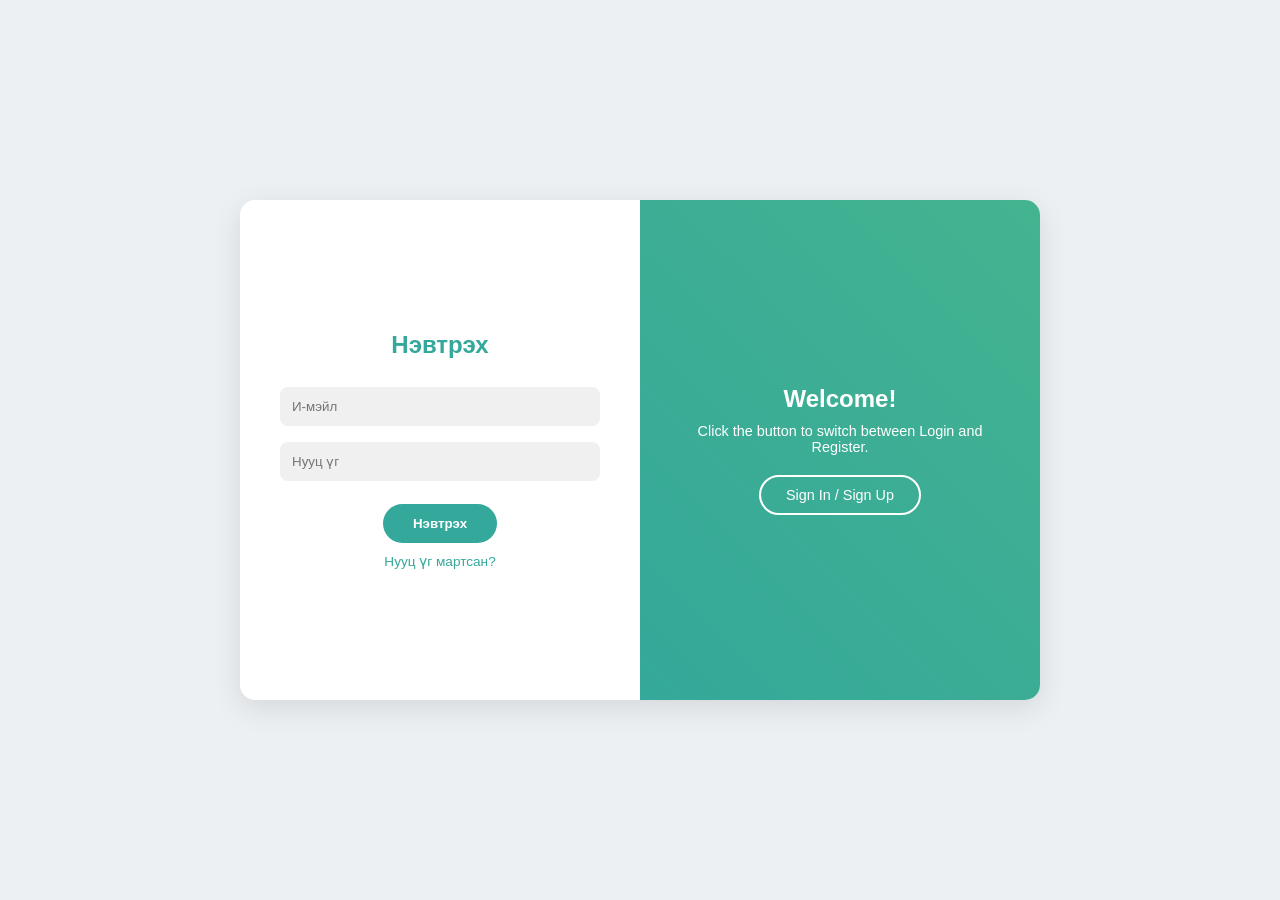
<file: index.html>
<!DOCTYPE html>
<html lang="mn">
<head>
  <meta charset="UTF-8">
  <meta name="viewport" content="width=device-width, initial-scale=1">
  <title>Нэвтрэх</title>
  <style>
    * { margin: 0; padding: 0; box-sizing: border-box; font-family: 'Arial', sans-serif; }
    body {
      display: flex; justify-content: center; align-items: center;
      height: 100vh;
      background: #ecf0f3;
    }
    .container {
      position: relative;
      width: 800px; height: 500px;
      background: #fff;
      border-radius: 15px;
      box-shadow: 0 8px 30px rgba(0,0,0,0.1);
      overflow: hidden;
    }
    .form-container {
      position: absolute;
      top: 0; height: 100%; width: 50%;
      display: flex; flex-direction: column; justify-content: center; align-items: center;
      padding: 0 40px;
      transition: all 0.8s ease;
    }
    .form-container h2 {
      margin-bottom: 20px; color: #34A89A;
    }
    .form-container input {
      width: 100%;
      padding: 12px;
      margin: 8px 0;
      border: none;
      background: #f0f0f0;
      border-radius: 8px;
    }
    .form-container button.main-btn {
      margin-top: 15px;
      padding: 12px 30px;
      border: none;
      border-radius: 25px;
      background: #34A89A;
      color: white;
      cursor: pointer;
      font-weight: bold;
      transition: transform 0.2s ease;
      display: flex; align-items: center; justify-content: center; gap: 8px;
    }
    .form-container button.main-btn:hover { transform: scale(1.05); }

    /* Нууц үг мартсан холбоос */
    .forgot-password {
      margin-top: 10px;
      font-size: 0.85rem;
      color: #34A89A;
      text-decoration: none;
      transition: color 0.2s ease;
    }
    .forgot-password:hover {
      color: #1d807a;
    }

    /* Default байрлал */
    .login-container { left: 0; z-index: 2; }
    .signup-container { left: 0; opacity: 0; z-index: 1; }

    /* Active үед байрлал солино */
    .container.active .login-container {
      transform: translateX(100%);
      opacity: 0;
      z-index: 1;
    }
    .container.active .signup-container {
      transform: translateX(100%);
      opacity: 1;
      z-index: 2;
    }

    /* Overlay panel */
    .overlay-container {
      position: absolute;
      top: 0; left: 50%;
      width: 50%; height: 100%;
      background: linear-gradient(45deg,#34A89A,#44B390);
      color: #fff;
      display: flex; flex-direction: column; justify-content: center; align-items: center;
      text-align: center;
      padding: 0 40px;
      transition: transform 0.8s ease;
      z-index: 5;
    }
    .container.active .overlay-container {
      transform: translateX(-100%);
    }
    .overlay-container h2 { margin-bottom: 10px; }
    .overlay-container p { font-size: 0.9rem; margin-bottom: 20px; }
    .overlay-container button {
      background: transparent;
      border: 2px solid white;
      padding: 10px 25px;
      border-radius: 25px;
      color: #fff;
      cursor: pointer;
      font-size: 0.9rem;
    }

    /* Social login товчнууд */
    .social-login {
      margin-top: 20px;
      text-align: center;
      width: 100%;
    }
    .social-login p {
      margin-bottom: 10px;
      font-size: 0.9rem;
      color: #555;
    }
    .social-buttons {
      display: flex;
      justify-content: center;
      gap: 10px;
      flex-wrap: wrap;
    }
    .social-buttons button {
      padding: 8px 12px;
      border: none;
      border-radius: 20px;
      cursor: pointer;
      color: white;
      font-size: 0.85rem;
      display: flex;
      align-items: center;
      gap: 5px;
      transition: transform 0.2s ease;
    }
    .social-buttons button:hover { transform: scale(1.05); }

    .social-buttons .facebook { background: #3b5998; }
    .social-buttons .google { background: #db4437; }
    .social-buttons .gmail { background: #d14836; }
    .social-buttons .phone { background: #34A89A; }

    .social-buttons svg {
      width: 16px;
      height: 16px;
      fill: white;
    }
  </style>
</head>
<body>
  <div class="container" id="container">
    <!-- Нэвтрэх -->
    <div class="form-container login-container">
      <h2>Нэвтрэх</h2>
      <input type="email" placeholder="И-мэйл" />
      <input type="password" placeholder="Нууц үг" />
      <button class="main-btn">Нэвтрэх</button>
      <a href="#" class="forgot-password">Нууц үг мартсан?</a>
    </div>

    <!-- Бүртгүүлэх -->
    <div class="form-container signup-container">
      <h2>Бүртгүүлэх</h2>
      <input type="text" placeholder="Нэр" />
      <input type="email" placeholder="И-мэйл" />
      <input type="password" placeholder="Нууц үг" />
      <button class="main-btn">Бүртгүүлэх</button>

      <!-- Social login товчнууд -->
      <div class="social-login">
        <p>Эсвэл нэвтрэх:</p>
        <div class="social-buttons">
          <button class="facebook">
            <svg xmlns="http://www.w3.org/2000/svg" viewBox="0 0 24 24"><path d="M22 12a10 10 0 1 0-11.5 9.95v-7.05h-2.1v-2.9h2.1v-2.2c0-2.08 1.23-3.23 3.12-3.23.9 0 1.84.16 1.84.16v2.03h-1.04c-1.03 0-1.35.64-1.35 1.3v1.94h2.3l-.37 2.9h-1.93v7.05A10 10 0 0 0 22 12z"/></svg>
            Facebook
          </button>
          <button class="google">
            <svg xmlns="http://www.w3.org/2000/svg" viewBox="0 0 48 48"><path d="M44.5 20H24v8.5h11.8C34 34 30.5 38 24 38 14.6 38 7 30.4 7 21S14.6 4 24 4c5.5 0 10.2 2 13.9 5.3l-5.7 5.7C30.7 10.4 27.6 9 24 9 15.2 9 8 16.2 8 25s7.2 16 16 16c8.2 0 15-6.1 15.9-14H24v-7h20.5z"/></svg>
            Google
          </button>
          <button class="gmail">
            <svg xmlns="http://www.w3.org/2000/svg" viewBox="0 0 24 24"><path d="M20 4H4c-1.1 0-2 .9-2 2v12c0 1.1.9 2 2 2h16c1.1 0 2-.9 2-2V6c0-1.1-.9-2-2-2zm0 4l-8 5-8-5V6l8 5 8-5v2z"/></svg>
            Gmail
          </button>
          <button class="phone">
            <svg xmlns="http://www.w3.org/2000/svg" viewBox="0 0 24 24"><path d="M6.62 10.79a15.053 15.053 0 0 0 6.59 6.59l2.2-2.2a1 1 0 0 1 1.11-.21c1.2.48 2.5.73 3.83.73a1 1 0 0 1 1 1v3.5a1 1 0 0 1-1 1C10.07 22 2 13.93 2 4a1 1 0 0 1 1-1h3.5a1 1 0 0 1 1 1c0 1.33.25 2.63.73 3.83a1 1 0 0 1-.21 1.11l-2.2 2.2z"/></svg>
            Phone
          </button>
        </div>
      </div>
    </div>

    <!-- Overlay -->
    <div class="overlay-container">
      <h2>Welcome!</h2>
      <p>Click the button to switch between Login and Register.</p>
      <button id="switchBtn">Sign In / Sign Up</button>
    </div>
  </div>

  <script>
    const container = document.getElementById("container");
    const switchBtn = document.getElementById("switchBtn");

    switchBtn.addEventListener("click", () => {
      container.classList.toggle("active");
    });
  </script>
</body>
</html>
</file>
